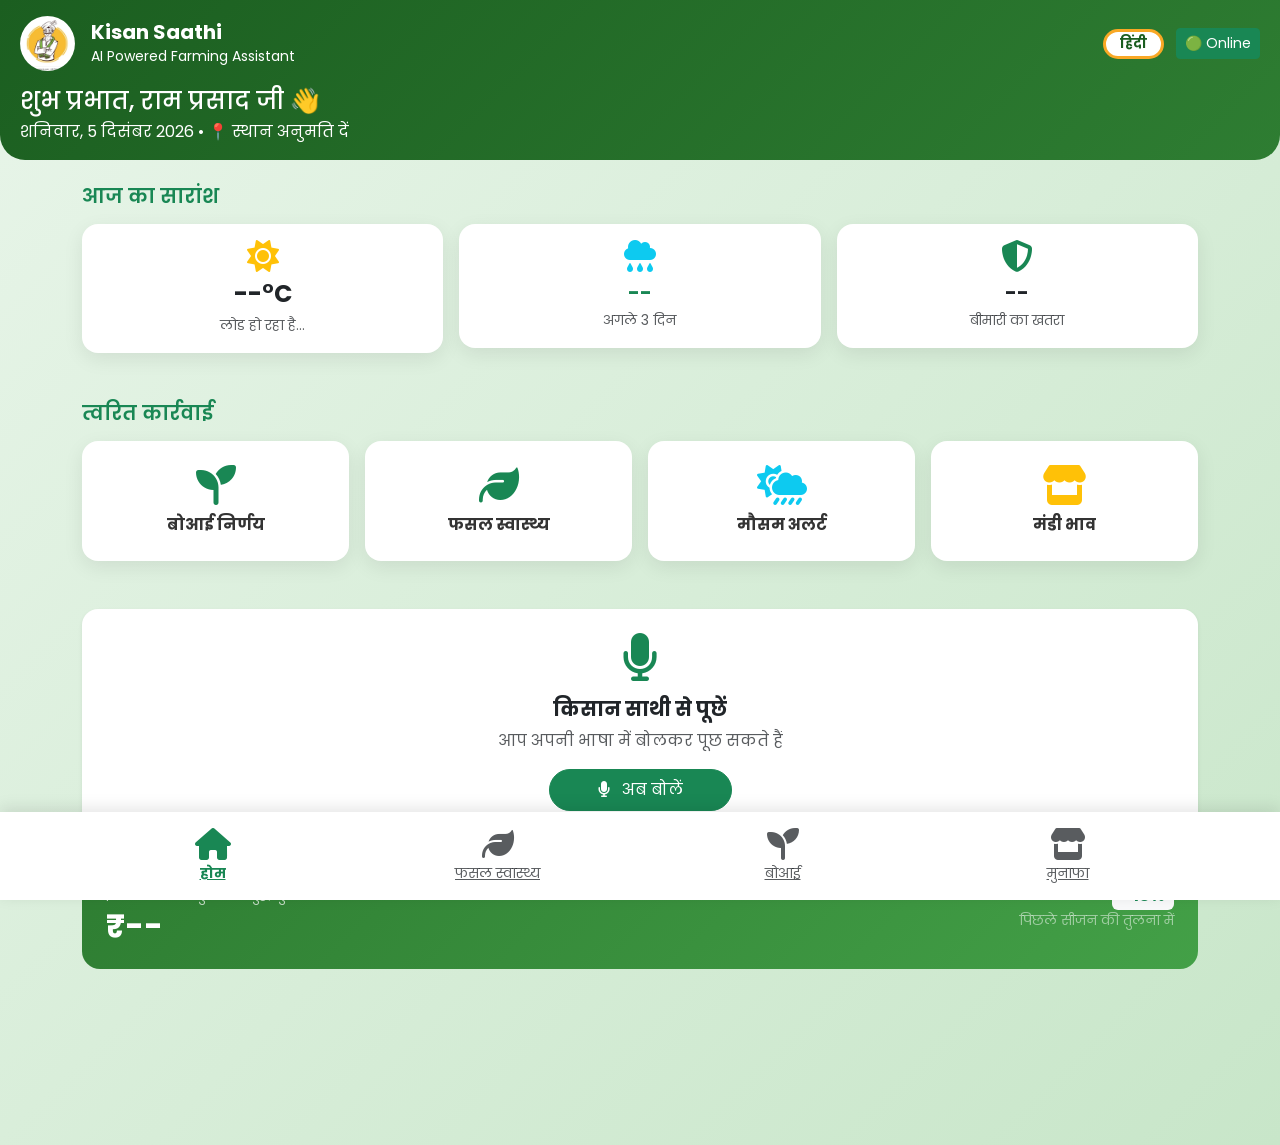
<file: src/main/resources/static/index.html>
<!DOCTYPE html>
<html lang="hi">
<head>
  <meta charset="UTF-8">
  <meta name="viewport" content="width=device-width, initial-scale=1.0">
  <title>Kisan Saathi - Dashboard</title>
  <link href="https://cdn.jsdelivr.net/npm/bootstrap@5.3.3/dist/css/bootstrap.min.css" rel="stylesheet">
  <link rel="stylesheet" href="https://cdnjs.cloudflare.com/ajax/libs/font-awesome/6.5.1/css/all.min.css">
  <link href="https://fonts.googleapis.com/css2?family=Poppins:wght@400;500;600;700&display=swap" rel="stylesheet">
  
  <style>
    /* ===== BASE VARIABLES (translator.css merged) ===== */
    :root {
      --primary-green: #1b5e20;
      --light-green: #4caf50;
      --dark-green: #1b5e20;
      --medium-green: #2e7d32;
      --gold: #f9a825;
    }
    * { font-family: 'Poppins', sans-serif; }
    body {
      background: linear-gradient(135deg, #e8f5e9, #c8e6c9);
      min-height: 100vh;
      padding-bottom: 80px;
      box-sizing: border-box;
    }
    .header {
      background: linear-gradient(135deg, #1b5e20, #2e7d32);
      color: white;
      padding: 1rem 20px;
      border-radius: 0 0 25px 25px;
    }
    .summary-card { background: white; border-radius: 16px; box-shadow: 0 6px 20px rgba(0,0,0,0.08); }
    .profit-card { background: linear-gradient(135deg, #2e7d32, #43a047); color: white; border-radius: 18px; }
    .bottom-nav { position: fixed; bottom: 0; left: 0; right: 0; background: white; box-shadow: 0 -4px 15px rgba(0,0,0,0.1); z-index: 1000; }
    .quick-action { background: white; border-radius: 16px; padding: 18px 12px; text-align: center; box-shadow: 0 6px 20px rgba(0,0,0,0.08); transition: all 0.3s; }
    .quick-action:hover { transform: translateY(-5px); }

    /* ===== translator.css — lang toggle button ===== */
    .lang-toggle {
      background: white;
      color: var(--dark-green);
      border: 3px solid var(--gold);
      border-radius: 50px;
      padding: 2px 14px;
      font-weight: 700;
      font-size: 0.85rem;
      cursor: pointer;
      transition: all 0.3s;
    }
    .lang-toggle:hover {
      background: var(--gold);
      color: white;
      transform: scale(1.05);
    }

    /* ===== translator.css — quick-action cards (original white style) ===== */
    .gradient-card {
      background: white;
      color: #333;
      border-radius: 16px;
      min-height: 120px;
      display: flex;
      flex-direction: column;
      justify-content: center;
      align-items: center;
      padding: 18px 12px;
      text-align: center;
      box-shadow: 0 6px 20px rgba(0,0,0,0.08);
      transition: all 0.3s;
      text-decoration: none;
    }
    .gradient-card:hover { transform: translateY(-5px); color: #333; }
    .gradient-card i { font-size: 2.5rem; margin-bottom: 8px; }
    .gradient-card strong { font-size: 1rem; font-weight: 700; }
  </style>
</head>
<body>

  <!-- Header -->
  <div class="header">
    <div class="d-flex align-items-center justify-content-between">
      <div class="d-flex align-items-center gap-3">
        <img src="images/kisanlogo2.webp" alt="Logo" width="55" height="55" style="border-radius:50%;">
        <div>
          <h5 class="mb-0 fw-bold">Kisan Saathi</h5>
          <small>AI Powered Farming Assistant</small>
        </div>
      </div>
      <div>
        <button id="lang-btn" onclick="toggleLanguage()" class="lang-toggle me-2">हिंदी</button>
        <button id="statusBtn" class="btn btn-success btn-sm">🟢 Online</button>
      </div>
    </div>
    <div class="mt-3">
      <h4 class="greeting mb-1" id="greeting">नमस्ते, राम प्रसाद जी 👋</h4>
      <p class="mb-0 opacity-90" id="date-location">लोड हो रहा है...</p>
    </div>
  </div>

  <div class="container mt-4 pb-5 mb-4">
    <h5 class="fw-semibold text-success mb-3" id="summary-title">आज का सारांश</h5>
    <div class="row g-3 mb-5">
      <div class="col-4">
        <div class="summary-card p-3 text-center">
          <i class="fas fa-sun fa-2x text-warning mb-2"></i>
          <h4 class="fw-bold mb-1" id="temp">--°C</h4>
          <small class="text-muted" id="weather-desc">लोड हो रहा है...</small>
        </div>
      </div>
      <div class="col-4">
        <div class="summary-card p-3 text-center">
          <i class="fas fa-cloud-rain fa-2x text-info mb-2"></i>
          <h5 class="fw-bold text-success mb-1" id="rain-info">--</h5>
          <small class="text-muted" id="rain-sub">अगले 3 दिन</small>
        </div>
      </div>
      <div class="col-4">
        <div class="summary-card p-3 text-center">
          <i class="fas fa-shield-alt fa-2x text-success mb-2"></i>
          <h5 class="fw-bold mb-1" id="risk-level">--</h5>
          <small class="text-muted" id="risk-sub">बीमारी का खतरा</small>
        </div>
      </div>
    </div>

    <!-- Quick Actions -->
    <h5 class="fw-semibold text-success mb-3" id="quick-title">त्वरित कार्रवाई</h5>
    <div class="row g-3 mb-5">
      <div class="col-6 col-sm-3">
        <a href="sowing.html" class="gradient-card text-decoration-none d-flex">
          <i class="fas fa-seedling fa-3x text-success"></i>
          <strong id="sowing-text">बोआई निर्णय</strong>
        </a>
      </div>
      <div class="col-6 col-sm-3">
        <a href="crop-health.html" class="gradient-card text-decoration-none d-flex">
          <i class="fas fa-leaf fa-3x text-success"></i>
          <strong id="crop-text">फसल स्वास्थ्य</strong>
        </a>
      </div>
      <div class="col-6 col-sm-3">
        <a href="weather.html" class="gradient-card text-decoration-none d-flex">
          <i class="fas fa-cloud-sun-rain fa-3x text-info"></i>
          <strong id="weather-text">मौसम अलर्ट</strong>
        </a>
      </div>
      <div class="col-6 col-sm-3">
        <a href="profit.html" class="gradient-card text-decoration-none d-flex">
          <i class="fas fa-store fa-3x text-warning"></i>
          <strong id="profit-text">मंडी भाव</strong>
        </a>
      </div>
    </div>

    <!-- Voice Assistant -->
    <div class="p-4 mb-4 text-center bg-white rounded-4 shadow-sm">
      <i class="fas fa-microphone fa-3x text-success mb-3"></i>
      <h5 class="fw-bold" id="voice-title">किसान साथी से पूछें</h5>
      <p class="text-muted" id="voice-sub">आप अपनी भाषा में बोलकर पूछ सकते हैं</p>
      <a href="voice.html" class="btn btn-success rounded-pill px-5 py-2">
        <i class="fas fa-microphone me-2"></i> <span id="voice-btn-text">अब बोलें</span>
      </a>
    </div>

    <!-- Profit Overview -->
    <div class="profit-card p-4 mb-4">
      <div class="d-flex justify-content-between align-items-start">
        <div>
          <small class="opacity-75" id="profit-label">इस सीजन में अनुमानित शुद्ध मुनाफा</small>
          <h2 class="fw-bold mb-0" id="expectedProfit">₹--</h2>
        </div>
        <div class="text-end">
          <span class="badge bg-light text-success fs-6" id="profitBadge">+18%</span>
          <small class="d-block text-white-50" id="profit-compare">पिछले सीजन की तुलना में</small>
        </div>
      </div>
    </div>
  </div>

  <!-- Bottom Navigation -->
  <nav class="bottom-nav py-3">
    <div class="container">
      <div class="row text-center">
        <div class="col-3"><a href="#" class="text-success"><i class="fas fa-home fa-2x"></i><small class="d-block fw-bold" id="nav-home">होम</small></a></div>
        <div class="col-3"><a href="crop-health.html" class="text-muted"><i class="fas fa-leaf fa-2x"></i><small class="d-block" id="nav-crop">फसल स्वास्थ्य</small></a></div>
        <div class="col-3"><a href="sowing.html" class="text-muted"><i class="fas fa-seedling fa-2x"></i><small class="d-block" id="nav-sowing">बोआई</small></a></div>
        <div class="col-3"><a href="profit.html" class="text-muted"><i class="fas fa-store fa-2x"></i><small class="d-block" id="nav-profit">मुनाफा</small></a></div>
      </div>
    </div>
  </nav>

  <script>
    // ==================== LOCATION STATE ====================
    let LAT = null;
    let LON = null;
    let userCity = "📍 स्थान लोड हो रहा है...";

    // ==================== WMO Weather Code → Hindi ====================
    function getWeatherDesc(code) {
      const map = {
        0: "साफ आसमान ☀️", 1: "अधिकतर साफ 🌤", 2: "आंशिक बादल ⛅",
        3: "बादल छाए हैं ☁️", 45: "कोहरा 🌫", 48: "जमा देने वाला कोहरा 🌫",
        51: "हल्की बूंदाबांदी 🌦", 53: "मध्यम बूंदाबांदी 🌦", 55: "तेज बूंदाबांदी 🌧",
        61: "हल्की बारिश 🌧", 63: "मध्यम बारिश 🌧", 65: "तेज बारिश 🌧",
        71: "हल्की बर्फबारी 🌨", 73: "मध्यम बर्फबारी 🌨", 75: "तेज बर्फबारी ❄️",
        80: "बौछारें 🌦", 81: "मध्यम बौछारें 🌦", 82: "तेज बौछारें ⛈",
        95: "आंधी-तूफान ⛈", 96: "ओले के साथ तूफान 🌩", 99: "भारी ओले के साथ तूफान 🌩"
      };
      return map[code] || "मौसम जानकारी नहीं";
    }

    // ==================== RAIN SUMMARY (next 3 days) ====================
    function getRainSummary(precipSums) {
      // precipSums[0] = today, [1] = tomorrow, [2] = day after
      const next3 = precipSums.slice(0, 3);
      const total = next3.reduce((a, b) => a + (b || 0), 0);
      const rounded = Math.round(total);

      if (rounded === 0) return { text: "कोई बारिश नहीं", color: "text-success" };
      if (rounded < 10)  return { text: `हल्की बारिश (~${rounded} mm)`, color: "text-info" };
      if (rounded < 30)  return { text: `मध्यम बारिश (~${rounded} mm)`, color: "text-warning" };
      return { text: `भारी बारिश (~${rounded} mm)`, color: "text-danger" };
    }

    // ==================== DISEASE RISK from humidity + rain ====================
    function getDiseaseRisk(humidity, rain3days) {
      // High humidity + rain = fungal disease risk rises
      if (humidity >= 80 && rain3days >= 20) {
        return { label: "उच्च जोखिम", color: "text-danger" };
      } else if (humidity >= 65 || rain3days >= 10) {
        return { label: "मध्यम जोखिम", color: "text-warning" };
      } else {
        return { label: "कम जोखिम", color: "text-success" };
      }
    }

    // ==================== ESTIMATED PROFIT from weather ====================
    // Base: ₹22,000. Adjust ±based on max temp and rain forecast
    function estimateProfit(maxTemp, rain3days) {
      let base = 22000;
      // Heat stress reduces yield
      if (maxTemp >= 40) base -= 4000;
      else if (maxTemp >= 37) base -= 2000;
      // Adequate rain boosts yield
      if (rain3days >= 5 && rain3days <= 25) base += 2000;
      else if (rain3days > 25) base -= 1500; // flooding risk
      // Round to nearest 500
      base = Math.round(base / 500) * 500;

      // Calculate % change vs assumed last season base of ₹18,600
      const lastSeason = 18600;
      const pct = Math.round(((base - lastSeason) / lastSeason) * 100);
      const sign = pct >= 0 ? "+" : "";
      return { amount: base, badge: `${sign}${pct}%`, positive: pct >= 0 };
    }

    // ==================== DATE & GREETING (language-aware) ====================
    function updateDateAndGreeting() {
      const now = new Date();
      const locale = currentLang === 'hi' ? 'hi-IN' : 'en-IN';
      const options = { weekday: 'long', year: 'numeric', month: 'long', day: 'numeric' };
      const dateStr = now.toLocaleDateString(locale, options);

      const hour = now.getHours();
      const t = translations[currentLang];
      let greetingPrefix = t['greeting-prefix-day'];
      if (hour < 12) greetingPrefix = t['greeting-prefix-morning'];
      else if (hour >= 17) greetingPrefix = t['greeting-prefix-evening'];

      document.getElementById('greeting').innerHTML =
        `${greetingPrefix}, ${t['greeting-suffix']}`;
      document.getElementById('date-location').innerHTML =
        `${dateStr} • ${userCity}`;
    }

    // ==================== STATUS ====================
    function updateStatus() {
      const btn = document.getElementById('statusBtn');
      if (navigator.onLine) {
        btn.className = "btn btn-success btn-sm";
        btn.innerHTML = "🟢 Online";
      } else {
        btn.className = "btn btn-danger btn-sm";
        btn.innerHTML = "🔴 Offline";
      }
    }

    // ==================== CITY NAME via BigDataCloud ====================
    // Uses GPS coordinates → Open-Meteo's /v1/search to find nearest city name
    async function getCityFromCoords(lat, lon) {
      try {
        // Reverse geocode using Big Data Cloud (free, accurate, no API key)
        const res = await fetch(
          `https://api.bigdatacloud.net/data/reverse-geocode-client?latitude=${lat}&longitude=${lon}&localityLanguage=hi`
        );
        const data = await res.json();
        // Returns: city, principalSubdivision (state)
        const city  = data.city || data.locality || data.localityInfo?.administrative?.[3]?.name || "";
        const state = data.principalSubdivision || "";
        if (city && state) return `${city}, ${state}`;
        if (city) return city;
        return "📍 आपका स्थान";
      } catch (e) {
        return "📍 आपका स्थान";
      }
    }

    // ==================== RENDER WEATHER DATA ====================
    function renderWeather(d) {
      document.getElementById('temp').textContent = d.temp + "°C";
      document.getElementById('weather-desc').textContent = getWeatherDesc(d.weatherCode);

      const rain = getRainSummary(d.precipSums || []);
      const rainEl = document.getElementById('rain-info');
      rainEl.textContent = rain.text;
      rainEl.className   = `fw-bold mb-1 ${rain.color}`;

      const risk = getDiseaseRisk(d.humidity, d.rain3days);
      const riskEl = document.getElementById('risk-level');
      riskEl.textContent = risk.label;
      riskEl.className   = `fw-bold mb-1 ${risk.color}`;

      const profit = estimateProfit(d.maxTemp, d.rain3days);
      document.getElementById('expectedProfit').textContent = `₹${profit.amount.toLocaleString('hi-IN')}`;
      const badgeEl = document.getElementById('profitBadge');
      badgeEl.textContent = profit.badge;
      badgeEl.className   = `badge bg-light fs-6 ${profit.positive ? 'text-success' : 'text-danger'}`;
    }

    // ==================== FETCH & RENDER WEATHER ====================
    async function loadWeather() {
      try {
        const res = await fetch(
          `https://api.open-meteo.com/v1/forecast?latitude=${LAT}&longitude=${LON}` +
          `&current=temperature_2m,relative_humidity_2m,weather_code` +
          `&daily=temperature_2m_max,precipitation_sum` +
          `&timezone=Asia/Kolkata&forecast_days=3`
        );
        const data = await res.json();

        const temp        = Math.round(data.current.temperature_2m);
        const humidity    = Math.round(data.current.relative_humidity_2m);
        const weatherCode = data.current.weather_code;
        const maxTemp     = Math.round(data.daily.temperature_2m_max[0]);
        const precipSums  = data.daily.precipitation_sum;
        const rain3days   = (precipSums || []).reduce((a, b) => a + (b || 0), 0);

        const weatherObj = { temp, humidity, weatherCode, maxTemp, precipSums, rain3days };

        // Save latest fetched data for offline use
        localStorage.setItem('dashboardWeather', JSON.stringify(weatherObj));

        renderWeather(weatherObj);

      } catch (err) {
        console.warn('Weather fetch failed — loading cached data:', err);
        // Offline: show last saved data
        const cached = localStorage.getItem('dashboardWeather');
        if (cached) {
          renderWeather(JSON.parse(cached));
          // Show offline badge
          document.getElementById('offline-weather-badge').style.display = 'block';
        } else {
          document.getElementById('temp').textContent         = "N/A";
          document.getElementById('weather-desc').textContent = "उपलब्ध नहीं";
          document.getElementById('rain-info').textContent    = "उपलब्ध नहीं";
          document.getElementById('risk-level').textContent   = "उपलब्ध नहीं";
          document.getElementById('expectedProfit').textContent = "₹--";
        }
      }
    }

    // ==================== TRANSLATOR (translator.js merged) ====================
    let currentLang = 'hi';

    const translations = {
      hi: {
        'lang-btn':       'हिंदी',
        'summary-title':  'आज का सारांश',
        'rain-info':      'कोई बारिश नहीं',
        'rain-sub':       'अगले 3 दिन',
        'risk-level': 'कम जोखिम',
        'risk-sub':       'बीमारी का खतरा',
        'quick-title':    'त्वरित कार्रवाई',
        'sowing-text':    'बोआई निर्णय',
        'crop-text':      'फसल स्वास्थ्य',
        'weather-text':   'मौसम अलर्ट',
        'profit-text':    'मंडी भाव',
        'voice-title':    'किसान साथी से पूछें',
        'voice-sub':      'आप अपनी भाषा में बोलकर पूछ सकते हैं',
        'voice-btn-text': 'अब बोलें',
        'profit-label':   'इस सीजन में अनुमानित शुद्ध मुनाफा',
        'profit-compare': 'पिछले सीजन की तुलना में',
        'nav-home':       'होम',
        'nav-crop':       'फसल स्वास्थ्य',
        'nav-sowing':     'बोआई',
        'nav-profit':     'मुनाफा',
        'greeting-prefix-morning': 'शुभ प्रभात',
        'greeting-prefix-day':     'नमस्ते',
        'greeting-prefix-evening': 'शुभ संध्या',
        'greeting-suffix':         'राम प्रसाद जी 👋',
      },
      en: {
        'lang-btn':       'ENGLISH',
                'risk-level': 'Low Risk',
                'rain-info':      'There Is No Rain',
        'summary-title':  "Today's Summary",
        'rain-sub':       'Next 3 days',
        'risk-sub':       'Disease Risk',
        'quick-title':    'Quick Actions',
        'sowing-text':    'Sowing Decision',
        'crop-text':      'Crop Health',
        'weather-text':   'Weather Alert',
        'profit-text':    'Market Price',
        'voice-title':    'Ask Kisan Saathi',
        'voice-sub':      'Speak in your language',
        'voice-btn-text': 'Speak Now',
        'profit-label':   'Estimated Net Profit This Season',
        'profit-compare': 'Compared to last season',
        'nav-home':       'Home',
        'nav-crop':       'Crop Health',
        'nav-sowing':     'Sowing',
        'nav-profit':     'Profit',
        'greeting-prefix-morning': 'Good Morning',
        'greeting-prefix-day':     'Hello',
        'greeting-prefix-evening': 'Good Evening',
        'greeting-suffix':         'Ram Prasad Ji 👋',
      }
    };

    function toggleLanguage() {
      currentLang = currentLang === 'hi' ? 'en' : 'hi';
      applyTranslations();
      // Re-render greeting with correct language
      updateDateAndGreeting();
      // Save preference
      localStorage.setItem('kisanLang', currentLang);
    }

    function applyTranslations() {
      const t = translations[currentLang];
      Object.keys(t).forEach(id => {
        if (id.startsWith('greeting-')) return; // handled by updateDateAndGreeting
        const el = document.getElementById(id);
        if (el) el.textContent = t[id];
      });
      // Update html lang attribute
      document.documentElement.lang = currentLang === 'hi' ? 'hi' : 'en';
    }

    function loadLanguage() {
      const saved = localStorage.getItem('kisanLang');
      if (saved) { currentLang = saved; applyTranslations(); }
    }

    // ==================== INITIALIZE ====================
    window.addEventListener('load', () => {
      loadLanguage();       // ← translator.js: restore saved language
      updateDateAndGreeting();
      updateStatus();
      setInterval(updateDateAndGreeting, 60000);
      window.addEventListener('online',  updateStatus);
      window.addEventListener('offline', updateStatus);

      if (!navigator.geolocation) {
        // No GPS support — use cached or show error
        const cachedLoc = localStorage.getItem('userLocation');
        if (cachedLoc) {
          const loc = JSON.parse(cachedLoc);
          LAT = loc.LAT; LON = loc.LON; userCity = loc.userCity;
          updateDateAndGreeting();
          loadWeather();
        } else {
          userCity = "GPS उपलब्ध नहीं";
          updateDateAndGreeting();
        }
        return;
      }

      navigator.geolocation.getCurrentPosition(
        // ✅ GPS SUCCESS
        async (pos) => {
          LAT = pos.coords.latitude;
          LON = pos.coords.longitude;

          // Get accurate city name using BigDataCloud (GPS-based, not IP-based)
          userCity = await getCityFromCoords(LAT, LON);

          // Save location for offline use
          localStorage.setItem('userLocation', JSON.stringify({ LAT, LON, userCity }));

          updateDateAndGreeting();
          loadWeather();
        },

        // ❌ GPS DENIED/FAILED — use localStorage cache only
        (err) => {
          console.warn('GPS denied:', err.message);
          const cachedLoc = localStorage.getItem('userLocation');
          if (cachedLoc) {
            const loc = JSON.parse(cachedLoc);
            LAT = loc.LAT; LON = loc.LON; userCity = loc.userCity;
            updateDateAndGreeting();
            loadWeather();
          } else {
            // No cache, no GPS — show message, load no weather
            userCity = "📍 स्थान अनुमति दें";
            updateDateAndGreeting();
          }
        },
        { timeout: 10000, maximumAge: 5 * 60 * 1000 } // accept 5-min old GPS fix
      );
    });
  </script>
  <!-- Offline Weather Badge -->
  <div id="offline-weather-badge" class="position-fixed bottom-0 start-50 translate-middle-x bg-warning text-dark px-4 py-2 rounded-pill mb-5 shadow" style="display:none;">
    🔴 ऑफलाइन — पिछला सहेजा मौसम डेटा
  </div>

</body>
</html>
</file>
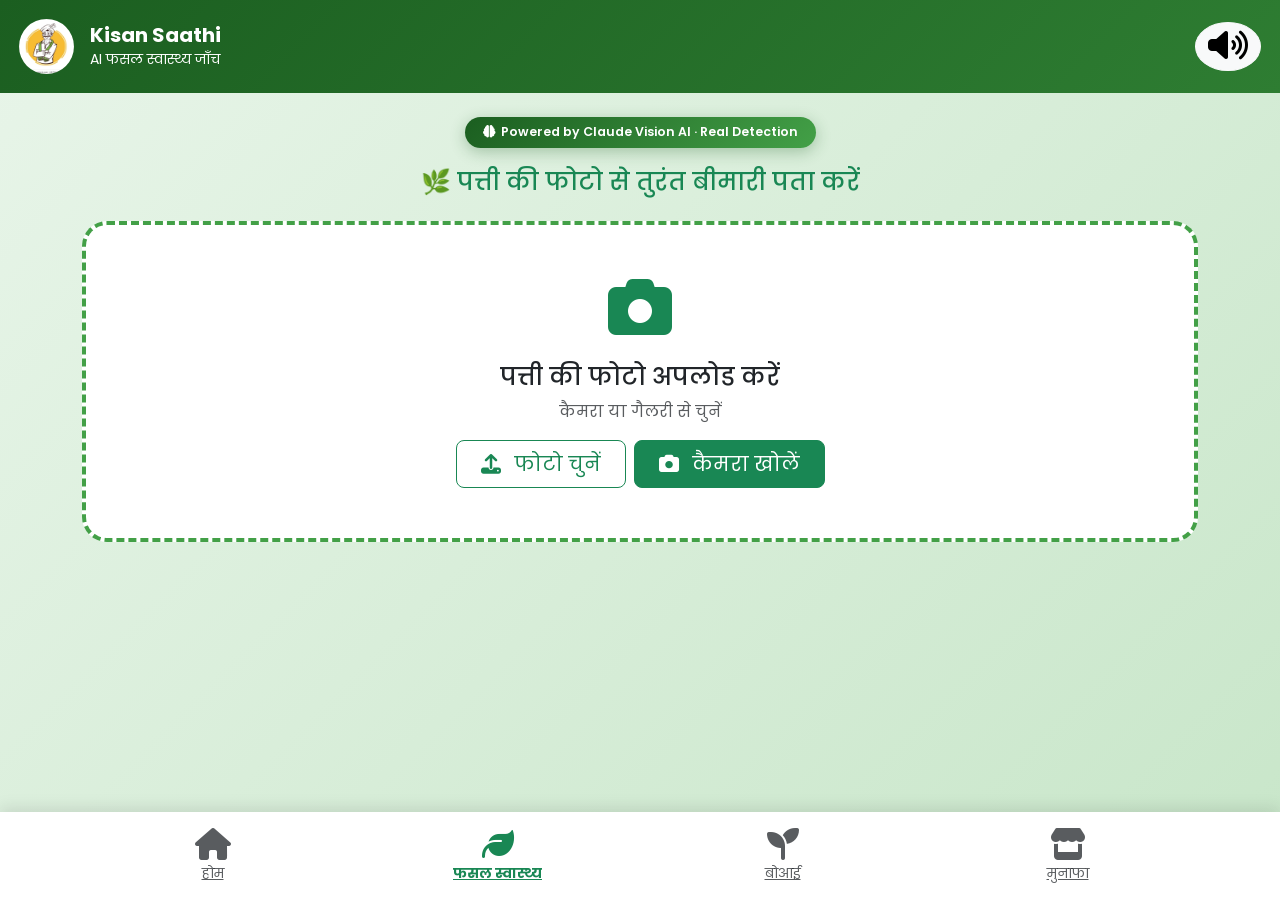
<file: src/main/resources/static/crop-health.html>
<!DOCTYPE html>
<html lang="hi">
<head>
  <meta charset="UTF-8">
  <meta name="viewport" content="width=device-width, initial-scale=1.0">
  <title>🌿 फसल स्वास्थ्य जाँच - Kisan Saathi</title>
  <link href="https://cdn.jsdelivr.net/npm/bootstrap@5.3.3/dist/css/bootstrap.min.css" rel="stylesheet">
  <link rel="stylesheet" href="https://cdnjs.cloudflare.com/ajax/libs/font-awesome/6.5.1/css/all.min.css">
  <link href="https://fonts.googleapis.com/css2?family=Poppins:wght@400;500;600;700&display=swap" rel="stylesheet">
  
  <style>
    :root { --primary-green: #1b5e20; --light-green: #4caf50; }
    * { font-family: 'Poppins', sans-serif; }
    body { background: linear-gradient(135deg, #e8f5e9, #c8e6c9); min-height: 100vh; }
    .header { background: linear-gradient(135deg, #1b5e20, #2e7d32); color: white; padding: 1.2rem; }
    .upload-area { 
      border: 4px dashed #43a047; 
      border-radius: 25px; 
      padding: 50px 20px; 
      text-align: center; 
      cursor: pointer; 
      transition: all 0.4s; 
      background: white; 
    }
    .upload-area:hover { background: #f1f8e9; border-color: #2e7d32; transform: scale(1.02); }
    .preview-img { max-height: 340px; border-radius: 20px; box-shadow: 0 10px 30px rgba(0,0,0,0.15); }
    .scanning { animation: scanPulse 2s linear infinite; }
    @keyframes scanPulse { 0%,100% { opacity: 1; } 50% { opacity: 0.6; } }
    .result-card { background: white; border-radius: 20px; box-shadow: 0 10px 30px rgba(0,0,0,0.1); }
    .offline-badge { position: fixed; top: 15px; left: 15px; z-index: 1001; }
    .bottom-nav { position: fixed; bottom: 0; left: 0; right: 0; background: white; box-shadow: 0 -4px 15px rgba(0,0,0,0.1); z-index: 1000; }

    .ai-real-badge {
      background: linear-gradient(135deg, #1b5e20, #43a047);
      color: white;
      border-radius: 50px;
      padding: 6px 18px;
      font-size: 0.78rem;
      font-weight: 600;
      display: inline-flex;
      align-items: center;
      gap: 6px;
      margin-bottom: 12px;
      box-shadow: 0 4px 15px rgba(27,94,32,0.3);
      animation: glow 2s ease-in-out infinite alternate;
    }
    @keyframes glow {
      from { box-shadow: 0 4px 15px rgba(27,94,32,0.3); }
      to   { box-shadow: 0 4px 25px rgba(67,160,71,0.6); }
    }

    .scan-line {
      position: absolute;
      width: 100%;
      height: 3px;
      background: linear-gradient(90deg, transparent, #43a047, transparent);
      animation: scanLine 2s linear infinite;
      top: 0; left: 0;
    }
    @keyframes scanLine {
      0%   { top: 0%; }
      100% { top: 100%; }
    }
    .img-scan-wrapper {
      position: relative;
      display: inline-block;
      border-radius: 20px;
      overflow: hidden;
    }

    .confidence-bar-wrap { background: #e8f5e9; border-radius: 20px; height: 14px; width: 100%; }
    .confidence-bar-fill { height: 14px; border-radius: 20px; background: linear-gradient(90deg, #43a047, #1b5e20); transition: width 1.8s ease; }

    .step-badge {
      width: 32px; height: 32px; border-radius: 50%;
      background: #1b5e20; color: white;
      display: inline-flex; align-items: center; justify-content: center;
      font-weight: 700; font-size: 0.85rem; margin-right: 8px;
    }

    .tip-card {
      background: #f8fff8;
      border-left: 4px solid #43a047;
      border-radius: 10px;
      padding: 12px 16px;
      margin-bottom: 10px;
      font-size: 0.93rem;
    }
    .tip-card.prevention { border-left-color: #1b5e20; }

    .loading-step { opacity: 0.4; transition: opacity 0.5s; font-size: 0.9rem; }
    .loading-step.active { opacity: 1; color: #1b5e20; font-weight: 600; }
    .loading-step.done { opacity: 0.6; text-decoration: line-through; color: #888; }

    .error-box { background: #fff3f3; border: 2px solid #e53935; border-radius: 16px; padding: 20px; }
    
    .tech-table td { padding: 6px 12px; font-size: 0.88rem; }
    .tech-table tr:nth-child(even) td { background: #f1f8e9; }
  </style>
</head>
<body>

  <div id="offlineBadge" class="offline-badge badge bg-danger d-none">🔴 ऑफलाइन मोड</div>

  <div class="header">
    <div class="d-flex align-items-center justify-content-between">
      <div class="d-flex align-items-center gap-3">
        <img src="images/kisanlogo2.webp" alt="Logo" width="55" height="55" style="border-radius:50%;">
        <div>
          <h5 class="mb-0 fw-bold">Kisan Saathi</h5>
          <small>AI फसल स्वास्थ्य जाँच</small>
        </div>
      </div>
      <button onclick="toggleSpeech()" id="voiceBtn" class="btn btn-light rounded-circle bg-light">
        <i class="fas fa-volume-up fa-2x"></i>
      </button>
    </div>
  </div>

  <div class="container mt-4 pb-5">

    <div class="text-center mb-2">
      <span class="ai-real-badge">
        <i class="fas fa-brain"></i> Powered by Claude Vision AI · Real Detection
      </span>
    </div>

    <h4 class="text-center text-success mb-4">🌿 पत्ती की फोटो से तुरंत बीमारी पता करें</h4>

    <!-- Upload Area -->
    <div id="uploadArea" class="upload-area mb-4">
      <i class="fas fa-camera fa-4x text-success mb-4"></i>
      <h4>पत्ती की फोटो अपलोड करें</h4>
      <p class="text-muted">कैमरा या गैलरी से चुनें</p>
      <input type="file" id="imageInput" accept="image/*" capture="environment" style="display:none;">
      <div class="d-flex gap-2 justify-content-center flex-wrap mt-3">
        <button onclick="document.getElementById('imageInput').click()" class="btn btn-outline-success btn-lg px-4">
          <i class="fas fa-upload me-2"></i> फोटो चुनें
        </button>
        <button onclick="openCamera()" class="btn btn-success btn-lg px-4">
          <i class="fas fa-camera me-2"></i> कैमरा खोलें
        </button>
      </div>
    </div>

    <!-- Preview Area -->
    <div id="previewArea" class="text-center mb-4" style="display:none;">
      <div class="img-scan-wrapper mb-4">
        <img id="preview" class="preview-img img-fluid">
      </div>
      <p class="text-muted small mb-3">फोटो तैयार है — AI विश्लेषण के लिए तैयार</p>
      <div class="d-flex gap-2 justify-content-center flex-wrap">
        <button onclick="analyzeImage()" class="btn btn-success btn-lg px-5 py-3">
          <i class="fas fa-brain me-2"></i> AI से जाँच करें
        </button>
        <button onclick="resetPage()" class="btn btn-outline-secondary btn-lg px-4 py-3">
          <i class="fas fa-redo me-2"></i> बदलें
        </button>
      </div>
    </div>

    <!-- Loading Area -->
    <div id="loadingArea" class="text-center py-5" style="display:none;">
      <div class="img-scan-wrapper mb-4" style="width:fit-content; margin:auto;">
        <img id="loadingPreview" class="preview-img img-fluid" style="max-height:200px;">
        <div class="scan-line"></div>
      </div>
      <div class="spinner-border text-success mb-3" style="width: 3.5rem; height: 3.5rem;"></div>
      <h5 class="scanning text-success fw-bold">Claude Vision AI विश्लेषण कर रहा है...</h5>

      <div class="mt-4 text-start mx-auto" style="max-width:320px;">
        <div class="loading-step active" id="step1"><i class="fas fa-image me-2"></i> फोटो सर्वर को भेजी जा रही है...</div>
        <div class="loading-step mt-2" id="step2"><i class="fas fa-microscope me-2"></i> पत्ती का टेक्स्चर स्कैन...</div>
        <div class="loading-step mt-2" id="step3"><i class="fas fa-dna me-2"></i> रोग पैटर्न पहचान...</div>
        <div class="loading-step mt-2" id="step4"><i class="fas fa-prescription-bottle-alt me-2"></i> उपचार सुझाव तैयार...</div>
      </div>
    </div>

    <!-- Result Area -->
    <div id="resultArea" class="result-card p-4" style="display:none;">
      <div class="text-center mb-3">
        <span class="ai-real-badge"><i class="fas fa-check-circle"></i> Claude Vision AI — Analysis Complete</span>
      </div>
      <h4 class="text-center mb-4 text-success">🧪 AI डायग्नोसिस रिपोर्ट</h4>

      <div class="alert alert-danger text-center fs-5 fw-bold" id="diseaseName"></div>

      <div class="row text-center mb-4">
        <div class="col-6">
          <strong class="d-block text-muted small mb-1">AI Confidence Score</strong>
          <h2 id="confidence" class="text-success fw-bold mb-1"></h2>
          <div class="confidence-bar-wrap">
            <div class="confidence-bar-fill" id="confidenceBar" style="width:0%"></div>
          </div>
        </div>
        <div class="col-6">
          <strong class="d-block text-muted small mb-1">बीमारी की गंभीरता</strong>
          <div id="severity" class="mt-2"></div>
        </div>
      </div>

      <div class="alert alert-light border-success border-2 mb-4" id="aiDescription" style="display:none;">
        <strong class="text-success"><i class="fas fa-robot me-2"></i>Claude AI का विश्लेषण:</strong>
        <p class="mb-0 mt-2" id="aiDescriptionText"></p>
      </div>

      <div class="mt-3">
        <h6 class="text-success fw-bold mb-3"><span class="step-badge">1</span>💊 उपचार</h6>
        <div id="treatment"></div>
      </div>

      <div class="mt-4">
        <h6 class="text-success fw-bold mb-3"><span class="step-badge">2</span>🛡️ बचाव</h6>
        <div id="prevention"></div>
      </div>

      <div id="technicalReport" class="mt-4 border-top pt-3"></div>

      <div class="d-flex gap-2 mt-4 flex-wrap">
        <button onclick="resetPage()" class="btn btn-outline-success flex-grow-1 py-3">
          <i class="fas fa-camera me-2"></i> नई फोटो अपलोड करें
        </button>
        <button onclick="toggleSpeech()" class="btn btn-success flex-grow-1 py-3">
          <i class="fas fa-volume-up me-2"></i> रिपोर्ट सुनें
        </button>
      </div>
    </div>

    <!-- Error Area -->
    <div id="errorArea" class="error-box" style="display:none;">
      <h5 class="text-danger"><i class="fas fa-exclamation-triangle me-2"></i>विश्लेषण में समस्या</h5>
      <p id="errorMessage" class="mb-3"></p>
      <button onclick="retryAnalysis()" class="btn btn-danger me-2">
        <i class="fas fa-redo me-2"></i> फिर से कोशिश करें
      </button>
      <button onclick="useOfflineResult()" class="btn btn-outline-secondary">
        ऑफलाइन मोड में देखें
      </button>
    </div>

  </div>

  <!-- Bottom Navigation -->
  <nav class="bottom-nav py-3">
    <div class="container">
      <div class="row text-center">
        <div class="col-3"><a href="index.html" class="text-muted"><i class="fas fa-home fa-2x"></i><small class="d-block">होम</small></a></div>
        <div class="col-3"><a href="#" class="text-success"><i class="fas fa-leaf fa-2x"></i><small class="d-block fw-bold">फसल स्वास्थ्य</small></a></div>
        <div class="col-3"><a href="sowing.html" class="text-muted"><i class="fas fa-seedling fa-2x"></i><small class="d-block">बोआई</small></a></div>
        <div class="col-3"><a href="profit.html" class="text-muted"><i class="fas fa-store fa-2x"></i><small class="d-block">मुनाफा</small></a></div>
      </div>
    </div>
  </nav>

  <script>
    // ==================== STATE ====================
    let currentImageBase64 = null;
    let currentImageRaw    = null;
    let currentImageMime   = 'image/jpeg';
    let reportText         = "";
    let isSpeaking         = false;
    let lastAnalysisResult = null;

    const BACKEND_URL = "http://localhost:8080";   // ← Change for production

    // ==================== SPEECH ====================
    function cleanForSpeech(text) {
      return text
        .replace(/AI/g, "ए आई")
        .replace(/[\u{1F600}-\u{1F64F}\u{1F300}-\u{1F5FF}\u{1F680}-\u{1F6FF}\u{2600}-\u{26FF}\u{2700}-\u{27BF}]/gu, '')
        .replace(/💊|🛡️|🤖|🔬|🌿|🧪|✅|❗|📍|🔴|🟢/g, '')
        .replace(/\s+/g, ' ')
        .trim();
    }

    function speak(text) {
      if (!('speechSynthesis' in window)) return;
      window.speechSynthesis.cancel();
      const utterance = new SpeechSynthesisUtterance(cleanForSpeech(text));
      utterance.lang = 'hi-IN';
      utterance.rate = 0.89;
      utterance.pitch = 1.0;
      utterance.onend = () => { isSpeaking = false; updateVoiceButton(); };
      speechSynthesis.speak(utterance);
      isSpeaking = true;
      updateVoiceButton();
    }

    function toggleSpeech() {
      if (isSpeaking) {
        window.speechSynthesis.cancel();
        isSpeaking = false;
        updateVoiceButton();
      } else if (reportText) {
        speak(reportText);
      }
    }

    function updateVoiceButton() {
      const btn = document.getElementById('voiceBtn');
      btn.innerHTML = isSpeaking ? `<i class="fas fa-stop fa-2x"></i>` : `<i class="fas fa-volume-up fa-2x"></i>`;
    }

    // ==================== LOADING STEPS ====================
    function animateLoadingSteps() {
      const steps = ['step1','step2','step3','step4'];
      let i = 0;
      const interval = setInterval(() => {
        if (i > 0) {
          document.getElementById(steps[i-1]).classList.remove('active');
          document.getElementById(steps[i-1]).classList.add('done');
        }
        if (i < steps.length) {
          document.getElementById(steps[i]).classList.add('active');
          i++;
        } else {
          clearInterval(interval);
        }
      }, 1600);
      return interval;
    }

    // ==================== MAIN ANALYZE FUNCTION (Backend Call) ====================
    async function analyzeImage() {
      if (!currentImageRaw) return;

      document.getElementById('previewArea').style.display = 'none';
      document.getElementById('loadingArea').style.display = 'block';

      const stepsInterval = animateLoadingSteps();

      try {
        const response = await fetch(`${BACKEND_URL}/api/analysis/detect`, {
          method: 'POST',
          headers: { 'Content-Type': 'application/json' },
          body: JSON.stringify({
            image: currentImageRaw,
            mimeType: currentImageMime || 'image/jpeg'
          })
        });

        if (!response.ok) throw new Error(`HTTP Error: ${response.status}`);

        const result = await response.json();
        clearInterval(stepsInterval);
        renderResult(result);

      } catch (err) {
        clearInterval(stepsInterval);
        console.error("Analysis Error:", err);

        document.getElementById('loadingArea').style.display = 'none';

        if (!navigator.onLine) {
          useOfflineResult();
        } else {
          document.getElementById('errorArea').style.display = 'block';
          document.getElementById('errorMessage').textContent = 
            'Backend से कनेक्ट नहीं हो पा रहा। कृपया सुनिश्चित करें कि Spring Boot सर्वर चल रहा है।';
        }
      }
    }

    // ==================== RENDER RESULT ====================
    function renderResult(result) {
    lastAnalysisResult = result;
    document.getElementById('loadingArea').style.display = 'none';
    document.getElementById('resultArea').style.display = 'block';
    document.getElementById('errorArea').style.display = 'none';

    // Disease Name
    const diseaseName = result.is_healthy 
        ? `✅ ${result.disease_name_hindi || 'स्वस्थ फसल'}`
        : `🤒 ${result.disease_name_hindi || 'अज्ञात रोग'} (${result.disease_name_english || ''})`;
    
    document.getElementById('diseaseName').innerHTML = diseaseName;
    document.getElementById('diseaseName').className = result.is_healthy 
        ? 'alert alert-success text-center fs-5 fw-bold' 
        : 'alert alert-danger text-center fs-5 fw-bold';

    // Confidence
    const conf = result.confidence || 85;
    document.getElementById('confidence').innerHTML = `${conf}%`;
    setTimeout(() => document.getElementById('confidenceBar').style.width = conf + '%', 300);

    // Severity
    document.getElementById('severity').innerHTML = 
        `<span class="badge bg-${result.severity_color || 'warning'} fs-5 px-4 py-2">${result.severity || 'मध्यम'}</span>`;

    // AI Description
    const descEl = document.getElementById('aiDescription');
    if (result.ai_description_hindi) {
        descEl.style.display = 'block';
        document.getElementById('aiDescriptionText').textContent = result.ai_description_hindi;
    } else {
        descEl.style.display = 'none';
    }

    // Treatment
    const treatEl = document.getElementById('treatment');
    treatEl.innerHTML = '';
    if (result.treatment && result.treatment.length > 0) {
        result.treatment.forEach(t => {
            treatEl.innerHTML += `<div class="tip-card">💊 ${t}</div>`;
        });
    } else {
        treatEl.innerHTML = `<div class="tip-card">💊 नीम का तेल 3ml/L पानी में स्प्रे करें</div>`;
    }

    // Prevention
    const prevEl = document.getElementById('prevention');
    prevEl.innerHTML = '';
    if (result.prevention && result.prevention.length > 0) {
        result.prevention.forEach(p => {
            prevEl.innerHTML += `<div class="tip-card prevention">🛡️ ${p}</div>`;
        });
    } else {
        prevEl.innerHTML = `<div class="tip-card prevention">🛡️ फसल को घना न लगाएं, हवा आने दें</div>`;
    }

    // Urgency
    if (result.urgency) {
        treatEl.innerHTML += `<div class="alert alert-warning mt-3 fw-bold">⚠️ ${result.urgency}</div>`;
    }

    // Technical Report (Robust)
    const tech = result.technical || {};
    document.getElementById('technicalReport').innerHTML = `
        <strong class="text-success">🔬 तकनीकी विश्लेषण रिपोर्ट</strong>
        <table class="table tech-table mt-3 rounded overflow-hidden">
          <tbody>
            <tr><td class="fw-bold text-success">टेक्स्चर</td><td>${tech.texture_analysis || '—'}</td></tr>
            <tr><td class="fw-bold text-success">कलर पैटर्न</td><td>${tech.color_pattern || '—'}</td></tr>
            <tr><td class="fw-bold text-success">मॉर्फोलॉजी</td><td>${tech.morphology || '—'}</td></tr>
            <tr><td class="fw-bold text-success">प्रभावित क्षेत्र</td><td>${tech.affected_area_percent ? tech.affected_area_percent + '%' : '—'}</td></tr>
            <tr><td class="fw-bold text-success">विधि</td><td>${tech.analysis_method || 'Claude Vision AI'}</td></tr>
          </tbody>
        </table>
    `;

    // Voice Report (Better)
    reportText = `किसान साथी AI रिपोर्ट। 
    आपकी फसल में ${result.disease_name_hindi || ''} पाया गया। 
    विश्वास ${conf} प्रतिशत। 
    ${result.ai_description_hindi || ''} 
    उपचार: ${(result.treatment || []).join('। ')} 
    बचाव: ${(result.prevention || []).join('। ')}`;

    setTimeout(() => speak(reportText), 800);
}

    // ==================== OFFLINE FALLBACK ====================
    const offlineDiseaseDB = [ /* aapka purana offline DB same rakha hai */ ];

    function useOfflineResult() {
      const r = offlineDiseaseDB[Math.floor(Math.random() * offlineDiseaseDB.length)];
      r.ai_description_hindi = "(ऑफलाइन मोड) " + r.ai_description_hindi;
      renderResult(r);
    }

    function retryAnalysis() {
      document.getElementById('errorArea').style.display = 'none';
      analyzeImage();
    }

    // ==================== IMAGE HANDLING (Rest same as before) ====================
    // ... (aapka pura image handling, camera, drag-drop code same rakha hai)

    document.getElementById('imageInput').addEventListener('change', function(e) {
      const file = e.target.files[0];
      if (file) processImageFile(file);
    });

    function processImageFile(file) {
      currentImageMime = file.type || 'image/jpeg';
      const reader = new FileReader();
      reader.onload = function(event) {
        const dataURL = event.target.result;
        currentImageBase64 = dataURL;
        currentImageRaw = dataURL.split(',')[1];

        document.getElementById('preview').src = dataURL;
        document.getElementById('uploadArea').style.display = 'none';
        document.getElementById('previewArea').style.display = 'block';
      };
      reader.readAsDataURL(file);
    }

    function openCamera() {
      const inp = document.getElementById('imageInput');
      inp.setAttribute('capture', 'environment');
      inp.click();
    }

    // Drag & Drop
    const uploadArea = document.getElementById('uploadArea');
    uploadArea.addEventListener('dragover', e => { e.preventDefault(); uploadArea.style.background = '#f1f8e9'; });
    uploadArea.addEventListener('dragleave', () => uploadArea.style.background = 'white');
    uploadArea.addEventListener('drop', e => {
      e.preventDefault();
      uploadArea.style.background = 'white';
      const file = e.dataTransfer.files[0];
      if (file && file.type.startsWith('image/')) processImageFile(file);
    });

    function resetPage() {
      document.getElementById('resultArea').style.display = 'none';
      document.getElementById('previewArea').style.display = 'none';
      document.getElementById('uploadArea').style.display = 'block';
      document.getElementById('errorArea').style.display = 'none';
      document.getElementById('loadingArea').style.display = 'none';
      document.getElementById('imageInput').value = '';
      currentImageBase64 = null;
      currentImageRaw = null;
      reportText = "";
      if (isSpeaking) window.speechSynthesis.cancel();
      updateVoiceButton();
    }

    // Network Status
    window.addEventListener('online', () => document.getElementById('offlineBadge').classList.add('d-none'));
    window.addEventListener('offline', () => document.getElementById('offlineBadge').classList.remove('d-none'));

    window.addEventListener('load', () => {
      updateVoiceButton();
      if (!navigator.onLine) document.getElementById('offlineBadge').classList.remove('d-none');
    });
  </script>
</body>
</html>
</file>
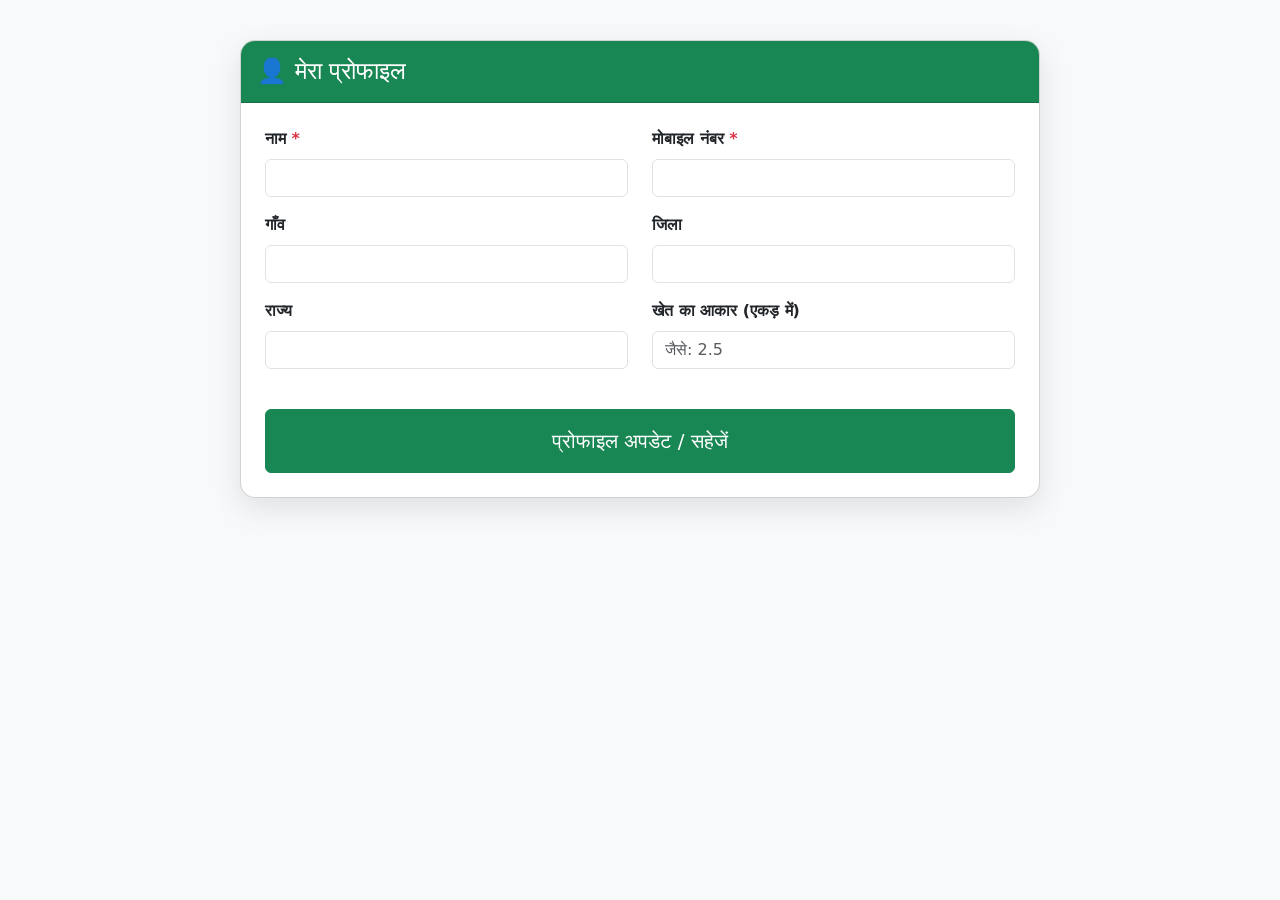
<file: src/main/resources/static/profile.html>
<!DOCTYPE html>
<html lang="hi">
<head>
  <meta charset="UTF-8">
  <meta name="viewport" content="width=device-width, initial-scale=1.0">
  <title>प्रोफाइल - किसान साथी</title>
  <link href="https://cdn.jsdelivr.net/npm/bootstrap@5.3.3/dist/css/bootstrap.min.css" rel="stylesheet">
  <style>
    .profile-card {
      max-width: 800px;
      margin: 40px auto;
      border-radius: 15px;
      overflow: hidden;
      box-shadow: 0 10px 30px rgba(0,0,0,0.1);
    }
    .form-control[readonly] {
      background-color: #f8f9fa;
    }
  </style>
</head>
<body class="bg-light">

  <div class="container">
    <div class="profile-card card">
      <div class="card-header bg-success text-white py-3">
        <h4 class="mb-0">👤 मेरा प्रोफाइल</h4>
      </div>
      <div class="card-body p-4">
        
        <form id="profileForm">
          <div class="row">
            <div class="col-md-6 mb-3">
              <label class="form-label fw-bold">नाम <span class="text-danger">*</span></label>
              <input type="text" class="form-control" id="name" required>
            </div>
            <div class="col-md-6 mb-3">
              <label class="form-label fw-bold">मोबाइल नंबर <span class="text-danger">*</span></label>
              <input type="tel" class="form-control" id="mobileNumber" maxlength="10" required>
            </div>
          </div>

          <div class="row">
            <div class="col-md-6 mb-3">
              <label class="form-label fw-bold">गाँव</label>
              <input type="text" class="form-control" id="village">
            </div>
            <div class="col-md-6 mb-3">
              <label class="form-label fw-bold">जिला</label>
              <input type="text" class="form-control" id="district">
            </div>
          </div>

          <div class="row">
            <div class="col-md-6 mb-3">
              <label class="form-label fw-bold">राज्य</label>
              <input type="text" class="form-control" id="state">
            </div>
            <div class="col-md-6 mb-3">
              <label class="form-label fw-bold">खेत का आकार (एकड़ में)</label>
<input type="number" class="form-control" id="landSize" step="0.01" placeholder="जैसे: 2.5">
            </div>
          </div>

          <button type="submit" class="btn btn-success w-100 mt-4 py-3 fs-5">
            <i class="fas fa-save"></i> प्रोफाइल अपडेट / सहेजें
          </button>
        </form>
      </div>
    </div>
  </div>

<!-- ... (baaki head aur style same rahega) ... -->

<script>
    let currentMobile = ""; 

    async function loadProfile() {
      document.getElementById('mobileNumber').value = currentMobile;
    }

    document.getElementById('profileForm').addEventListener('submit', async function(e) {
      e.preventDefault();

      // 1. Data Object taiyar karna
      const farmerData = {
            name: document.getElementById('name').value.trim(),
            mobileNumber: document.getElementById('mobileNumber').value.trim(),
            village: document.getElementById('village').value.trim(),
            district: document.getElementById('district').value.trim(),
            state: document.getElementById('state').value.trim(),
            landSize: document.getElementById('landSize').value ? parseFloat(document.getElementById('landSize').value) : null
        };

      // 2. Validation
      if (!farmerData.mobileNumber || farmerData.mobileNumber.length !== 10) {
        alert("❌ सही मोबाइल नंबर डालें (10 अंक)");
        return;
      }

      try {
        // 3. API Call (Pura URL aur Sahi Variable name 'farmerData')
        const response = await fetch('http://localhost:8080/api/profile', { 
             method: 'POST',
             headers: {
              'Content-Type': 'application/json'
             },
             body: JSON.stringify(farmerData) // ← Pehle yahan 'formData' tha jo galat tha
        });

        if (response.ok) {
          alert("✅ प्रोफाइल सफलतापूर्वक सहेज लिया गया!");
        } else {
          // Extra detail ke liye console check karein
          const errorData = await response.text();
          console.error("Server Error:", errorData);
          alert("❌ कुछ गड़बड़ हुई: " + response.status);
        }
      } catch (err) {
        console.error("Connection Error:", err);
        alert("Server से कनेक्शन नहीं हो पा रहा। कृपया पक्का करें कि Spring Boot Run हो रहा है।");
      }
    });

    window.onload = loadProfile;
</script>
</body>
</html>
</file>
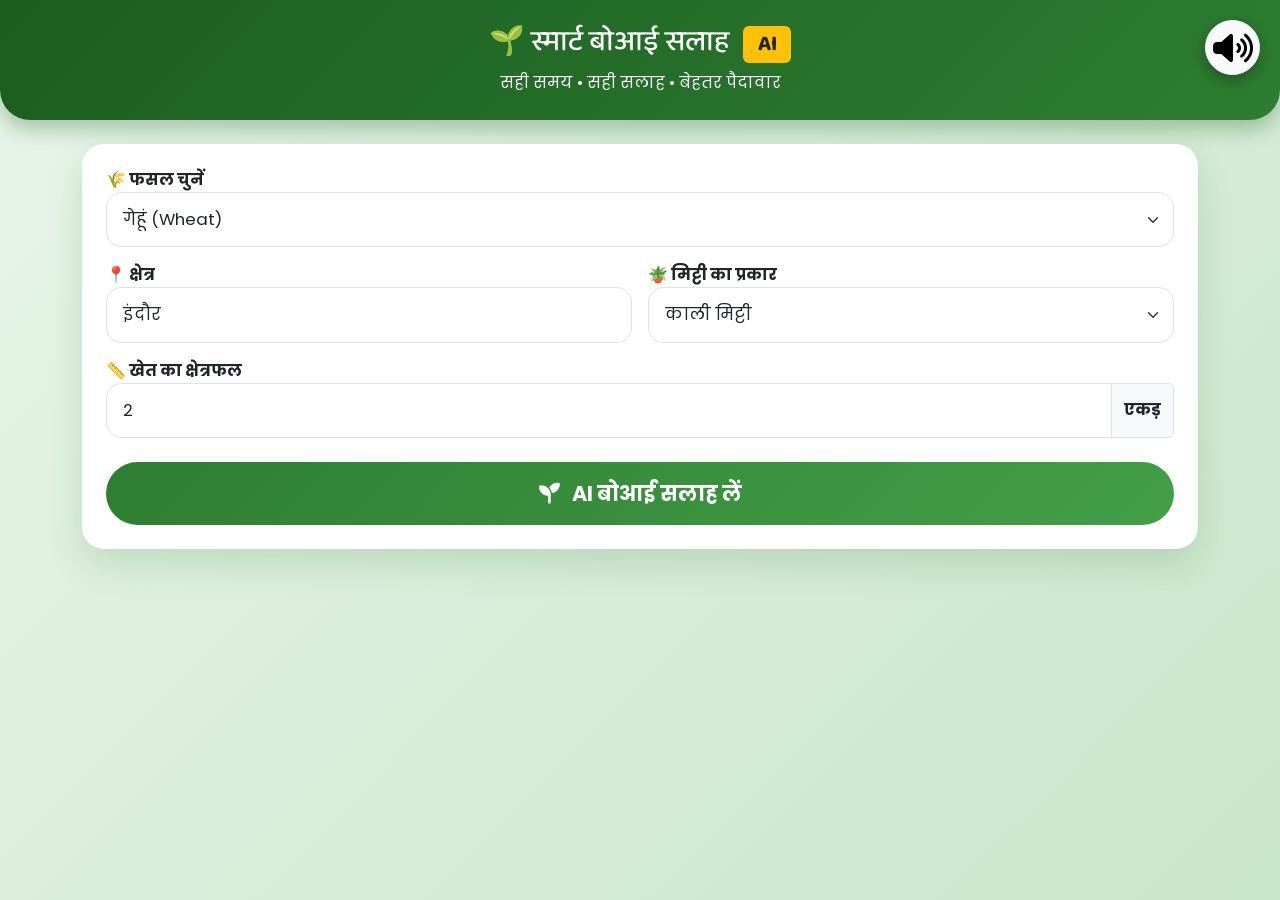
<file: src/main/resources/static/sowing.html>
<!DOCTYPE html>
<html lang="hi">
<head>
  <meta charset="UTF-8">
  <meta name="viewport" content="width=device-width, initial-scale=1.0">
  <title>🌱 स्मार्ट बोआई सलाह - Kisan Saathi</title>
  <link href="https://cdn.jsdelivr.net/npm/bootstrap@5.3.3/dist/css/bootstrap.min.css" rel="stylesheet">
  <link rel="stylesheet" href="https://cdnjs.cloudflare.com/ajax/libs/font-awesome/6.5.1/css/all.min.css">
  <link href="https://fonts.googleapis.com/css2?family=Poppins:wght@400;500;600&family=Baloo+2:wght@600;700&display=swap" rel="stylesheet">
  
  <style>
    :root {
      --dark-green: #1b5e20;
      --med-green: #2e7d32;
      --light-green: #43a047;
    }

    body {
      background: linear-gradient(135deg, #e8f5e9, #c8e6c9);
      font-family: 'Poppins', sans-serif;
      min-height: 100vh;
    }

    .header {
      background: linear-gradient(135deg, #1b5e20, #2e7d32);
      color: white;
      padding: 25px 15px;
      text-align: center;
      position: relative;
      border-radius: 0 0 30px 30px;
      box-shadow: 0 10px 20px rgba(27, 94, 32, 0.3);
    }

    .header h2 {
      font-family: 'Baloo 2', sans-serif;
      font-size: 1.8rem;
    }

    .voice-btn {
      position: absolute;
      top: 20px;
      right: 20px;
      width: 55px;
      height: 55px;
      border-radius: 50%;
      display: flex;
      align-items: center;
      justify-content: center;
      box-shadow: 0 5px 15px rgba(0,0,0,0.3);
    }

    .card {
      border-radius: 22px;
      box-shadow: 0 15px 35px rgba(27,94,32,0.15);
      border: none;
    }

    .form-select, .form-control {
      border-radius: 15px;
      padding: 14px 16px;
      font-size: 1.05rem;
    }

    .btn-main {
      background: linear-gradient(135deg, var(--med-green), var(--light-green));
      border: none;
      border-radius: 50px;
      padding: 16px;
      font-size: 1.3rem;
      font-weight: 600;
    }

    .ai-loading {
      display: none;
      text-align: center;
      padding: 50px 20px;
    }
    .ai-loading.active {
      display: block;
    }

    .loader-dots span {
      width: 14px;
      height: 14px;
      border-radius: 50%;
      background: var(--light-green);
      animation: bounce 1.2s infinite ease-in-out;
    }
    .loader-dots span:nth-child(2) { animation-delay: 0.2s; }
    .loader-dots span:nth-child(3) { animation-delay: 0.4s; }
    @keyframes bounce {
      0%, 80%, 100% { transform: scale(0.6); opacity: 0.5; }
      40% { transform: scale(1.3); opacity: 1; }
    }

    .result-header {
      background: linear-gradient(135deg, #f8fff8, #e8f5e9);
      color: var(--dark-green);
      border-radius: 22px 22px 0 0;
      padding: 25px;
      text-align: center;
    }

    .tip-item {
      padding: 12px 0;
      border-bottom: 1px solid #eee;
    }
    .tip-item:last-child { border-bottom: none; }
  </style>
</head>
<body>

  <div class="header">
    <h2>🌱 स्मार्ट बोआई सलाह <span class="badge bg-warning text-dark ms-2">AI</span></h2>
    <p class="mb-0">सही समय • सही सलाह • बेहतर पैदावार</p>
    
    <button onclick="toggleSpeech()" id="voiceBtn" class="btn btn-light voice-btn">
      <i class="fas fa-volume-up fa-2x"></i>
    </button>
  </div>

  <div class="container mt-4">

    <div class="card p-4 mb-4">
      <div class="row g-3">

        <div class="col-12">
          <label class="fw-bold text-dark">🌾 फसल चुनें</label>
          <select id="crop" class="form-select form-select-lg">
            <option value="Wheat">गेहूं (Wheat)</option>
            <option value="Rice">धान (Rice)</option>
            <option value="Bajra">बाजरा (Bajra)</option>
            <option value="Soybean">सोयाबीन (Soybean)</option>
            <option value="Cotton">कपास (Cotton)</option>
            <option value="Mustard">सरसों (Mustard)</option>
            <option value="Maize">मक्का (Maize)</option>
            <option value="Gram">चना (Gram)</option>
          </select>
        </div>

        <div class="col-md-6">
          <label class="fw-bold text-dark">📍 क्षेत्र</label>
          <input type="text" id="location" value="इंदौर" class="form-control form-control-lg">
        </div>

        <div class="col-md-6">
          <label class="fw-bold text-dark">🪴 मिट्टी का प्रकार</label>
          <select id="soilType" class="form-select form-select-lg">
            <option value="Black Soil">काली मिट्टी</option>
            <option value="Red Soil">लाल मिट्टी</option>
            <option value="Sandy Soil">रेतीली मिट्टी</option>
            <option value="Clay Soil">चिकनी मिट्टी</option>
            <option value="Loamy Soil">दोमट मिट्टी</option>
          </select>
        </div>

        <!-- New: Land Acres -->
        <div class="col-12">
          <label class="fw-bold text-dark">📏 खेत का क्षेत्रफल</label>
          <div class="input-group">
            <input type="number" id="landAcres" value="2" min="0.1" step="0.1" class="form-control form-control-lg">
            <span class="input-group-text fw-bold">एकड़</span>
          </div>
        </div>

      </div>

      <button onclick="getSowingRecommendation()" id="submitBtn" 
              class="btn btn-main text-white w-100 mt-4 py-3 fw-bold">
        <i class="fas fa-seedling me-2"></i> AI बोआई सलाह लें
      </button>
    </div>

    <!-- Loading -->
    <div class="ai-loading" id="aiLoading">
      <div class="loader-dots d-flex justify-content-center">
        <span></span><span></span><span></span>
      </div>
      <h5 class="text-success fw-bold">🤖 AI आपके खेत के लिए विश्लेषण कर रहा है...</h5>
      <p class="text-muted">फसल, मिट्टी, क्षेत्रफल और मौसम का डेटा प्रोसेस हो रहा है</p>
    </div>

    <!-- Result -->
    <div id="result" class="card" style="display: none;">
      <div class="result-header">
        <h4 id="cropName" class="mb-1"></h4>
        <h1 id="bestDate" class="display-5 fw-bold mb-0"></h1>
        <p class="mb-0 mt-2">सबसे उत्तम बुवाई तारीख</p>
      </div>

      <div class="card-body p-4">
        <div class="text-center mb-4">
          <span id="riskLevel" class="badge fs-5 px-4 py-2"></span>
        </div>

        <div class="alert alert-success border-0">
          <strong>🌡 मिट्टी का तापमान:</strong> <span id="soilTemp" class="fw-bold"></span><br><br>
          <strong>🌦 मौसम की स्थिति:</strong> <span id="rainfall" class="fw-bold"></span>
        </div>

        <div class="mt-3">
          <strong class="text-success">✅ AI सलाह:</strong>
          <div id="recommendation" class="fs-5 fw-bold text-success mt-2"></div>
        </div>

        <div class="mt-4">
          <strong class="text-success">🌿 उपयोगी टिप्स:</strong>
          <div id="tips" class="mt-3"></div>
        </div>

        <button onclick="toggleSpeech()" class="btn btn-outline-success w-100 mt-4 py-3">
          <i class="fas fa-volume-up"></i> पूरी सलाह सुनें
        </button>
      </div>
    </div>
  </div>

  <script>
    let reportText = "";
    let isSpeaking = false;

    // Hindi Number Converter
    function toHindiNumber(num) {
      const hindi = ["०","१","२","३","४","५","६","७","८","९"];
      return num.toString().split('').map(d => hindi[d] || d).join('');
    }

    function cleanForVoice(text) {
      return text.replace(/✅|🌱|🌦|🪴|📍|❗|🌡/g, '')
                 .replace(/-/g, ' से ')
                 .trim();
    }

    function speak(text) {
      if (!('speechSynthesis' in window)) return;
      window.speechSynthesis.cancel();

      const utterance = new SpeechSynthesisUtterance(cleanForVoice(text));
      utterance.lang = 'hi-IN';
      utterance.rate = 0.92;
      utterance.pitch = 1.0;
      
      utterance.onend = () => isSpeaking = false;
      window.speechSynthesis.speak(utterance);
      isSpeaking = true;
    }

    function toggleSpeech() {
      if (isSpeaking) {
        window.speechSynthesis.cancel();
        isSpeaking = false;
      } else if (reportText) {
        speak(reportText);
      }
    }

    async function getSowingRecommendation() {
      const cropHindi = document.getElementById('crop').options[document.getElementById('crop').selectedIndex].text;
      const crop = document.getElementById('crop').value;           // English for API
      const location = document.getElementById('location').value;
      const soilType = document.getElementById('soilType').value;
      const landAcres = parseFloat(document.getElementById('landAcres').value) || 2;

      const submitBtn = document.getElementById('submitBtn');
      const loading = document.getElementById('aiLoading');
      const resultDiv = document.getElementById('result');

      submitBtn.disabled = true;
      submitBtn.innerHTML = `<i class="fas fa-spinner fa-spin"></i> AI सोच रहा है...`;
      loading.classList.add('active');
      resultDiv.style.display = 'none';

      try {
        const response = await fetch('http://localhost:8080/api/sowing/recommend', {
          method: 'POST',
          headers: { 'Content-Type': 'application/json' },
          body: JSON.stringify({
            crop: crop,
            location: location,
            soilType: soilType,
            landAcres: landAcres
          })
        });

        if (!response.ok) throw new Error("API से कनेक्ट नहीं हो पाया");

        const data = await response.json();

        // Fill UI
        document.getElementById('cropName').textContent = cropHindi + " बोआई";
        document.getElementById('bestDate').textContent = data.bestSowingDate;
        
        const riskEl = document.getElementById('riskLevel');
        riskEl.innerHTML = `<span class="badge bg-${data.riskColor || 'success'} fs-5">${data.riskLevel}</span>`;

        document.getElementById('soilTemp').textContent = data.soilTemperature;
        document.getElementById('rainfall').textContent = data.rainfallForecast;
        document.getElementById('recommendation').innerHTML = data.recommendation;

        // Tips
        let tipsHTML = '';
        data.tips.forEach(tip => {
          tipsHTML += `
            <div class="tip-item d-flex align-items-start">
              <span class="text-success me-3 mt-1">✅</span>
              <span>${tip}</span>
            </div>`;
        });
        document.getElementById('tips').innerHTML = tipsHTML;

        // Prepare Voice Report
        reportText = `फसल ${cropHindi} के लिए सबसे अच्छी बुवाई तारीख है ${data.bestSowingDate}। 
                      जोखिम स्तर ${data.riskLevel} है। 
                      ${data.soilTemperature}। 
                      ${data.rainfallForecast}। 
                      मुख्य सलाह: ${data.recommendation}। 
                      टिप्स: ${data.tips.join('। ')}`;

        resultDiv.style.display = 'block';

        // Auto speak
        setTimeout(() => speak(reportText), 1000);

      } catch (error) {
        console.error(error);
        alert("⚠️ Backend API से कनेक्ट नहीं हो पाया। कृपया Spring Boot सर्वर चालू करें।\n\nError: " + error.message);
      } finally {
        loading.classList.remove('active');
        submitBtn.disabled = false;
        submitBtn.innerHTML = `<i class="fas fa-seedling me-2"></i> नई सलाह लें`;
      }
    }

    window.onload = () => {
      // Optional: Auto fetch on load
      // getSowingRecommendation();
    };
  </script>
</body>
</html>
</file>
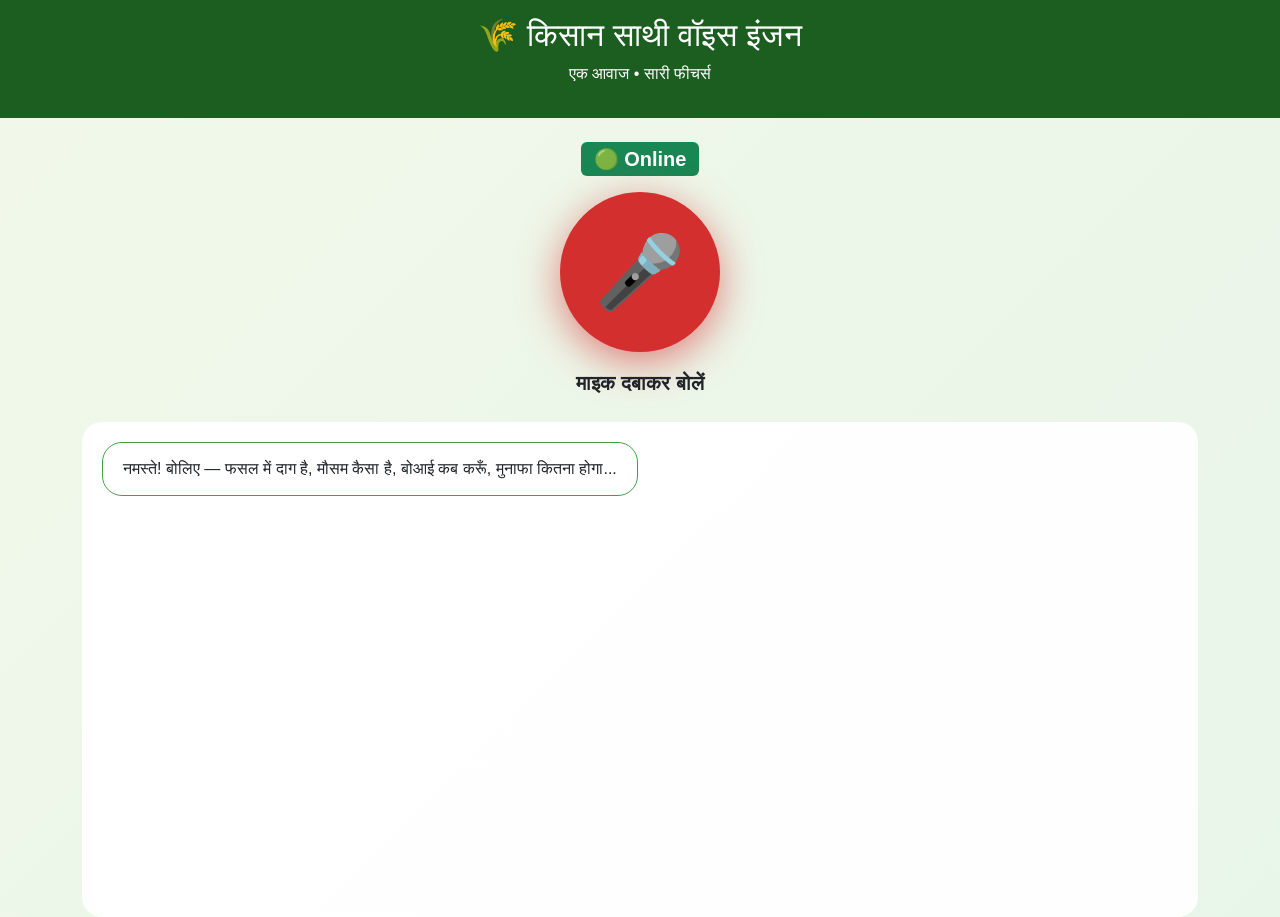
<file: src/main/resources/static/voice.html>
<!DOCTYPE html>
<html lang="hi">
<head>
  <meta charset="UTF-8">
  <meta name="viewport" content="width=device-width, initial-scale=1.0">
  <title>🎤 किसान साथी - वॉइस इंजन</title>
  <link href="https://cdn.jsdelivr.net/npm/bootstrap@5.3.3/dist/css/bootstrap.min.css" rel="stylesheet">
  <link rel="stylesheet" href="https://cdnjs.cloudflare.com/ajax/libs/font-awesome/6.5.1/css/all.min.css">
  <style>
    body { background: linear-gradient(135deg, #f1f8e9, #e8f5e9); font-family: 'Poppins', sans-serif; }
    .header { background: #1b5e20; color: white; padding: 1rem; text-align: center; }
    .mic-button {
      width: 160px; height: 160px; font-size: 4.5rem; border-radius: 50%;
      background: #d32f2f; color: white; border: none; box-shadow: 0 10px 40px rgba(211,47,47,0.6);
    }
    .mic-button.listening { animation: pulse 1.2s infinite; background: #c62828; }
    @keyframes pulse { 0%,100% { transform: scale(1); } 50% { transform: scale(1.15); } }
    .chat-container { height: 55vh; overflow-y: auto; background: rgba(255,255,255,0.95); border-radius: 20px; padding: 20px; }
    .chat-bubble { max-width: 80%; padding: 14px 20px; border-radius: 20px; margin-bottom: 15px; }
    .user-bubble { background: #2e7d32; color: white; margin-left: auto; }
    .bot-bubble { background: white; border: 1px solid #43a047; }
  </style>
</head>
<body>
  <div class="header">
    <h2>🌾 किसान साथी वॉइस इंजन</h2>
    <p>एक आवाज • सारी फीचर्स</p>
  </div>

  <div class="container mt-4">
    <div class="text-center mb-3">
      <span class="badge bg-success fs-5" id="status">🟢 Online</span>
    </div>

    <div class="text-center mb-4">
      <button id="micBtn" class="mic-button">🎤</button>
      <p class="mt-3 fw-bold fs-5" id="micText">माइक दबाकर बोलें</p>
    </div>

    <div id="chatContainer" class="chat-container"></div>
  </div>

  <script>
    // ================== ALL IN ONE VOICE ENGINE ==================

    let recognition = null;
    let isListening = false;
    let currentVoiceMessage = "";

    function addMessage(text, type) {
      const container = document.getElementById('chatContainer');
      const div = document.createElement('div');
      div.className = `d-flex ${type === 'user' ? 'justify-content-end' : 'justify-content-start'}`;
      div.innerHTML = `<div class="chat-bubble ${type === 'user' ? 'user-bubble' : 'bot-bubble'}">${text}</div>`;
      container.appendChild(div);
      container.scrollTop = container.scrollHeight;
    }

    function showLoading() {
      const container = document.getElementById('chatContainer');
      const id = 'loading-' + Date.now();
      container.innerHTML += `<div id="${id}" class="d-flex justify-content-start"><div class="chat-bubble bot-bubble"><i class="fas fa-spinner fa-spin"></i> सोच रहा हूँ...</div></div>`;
      container.scrollTop = container.scrollHeight;
      return id;
    }

    function removeLoading(id) {
      const el = document.getElementById(id);
      if (el) el.remove();
    }

    function speak(text) {
      if ('speechSynthesis' in window) {
        window.speechSynthesis.cancel();
        const utterance = new SpeechSynthesisUtterance(text);
        utterance.lang = 'hi-IN';
        utterance.rate = 0.92;
        speechSynthesis.speak(utterance);
      }
    }

    function navigateTo(page) {
      setTimeout(() => { window.location.href = page; }, 1200);
    }

    async function processCommand(transcript) {
      const loadingId = showLoading();
      const lowerText = transcript.toLowerCase();

      try {
        let reply = "समझ गया भाई!";

        if (lowerText.includes("दाग") || lowerText.includes("बीमारी") || lowerText.includes("रोग") || 
            lowerText.includes("फंगस") || lowerText.includes("पीला") || lowerText.includes("कीड़ा")) {
          
          reply = "समझ गया! फसल में दाग/बीमारी की जाँच कर रहा हूँ...";
          addMessage(reply, 'bot');
          speak(reply);
          removeLoading(loadingId);
          window.location.href = "crop-health.html?auto=true&disease=daag";
          return;
        } 
        else if (lowerText.includes("मौसम") || lowerText.includes("बारिश") || lowerText.includes("तापमान")) {
          reply = "आपके इलाके में मौसम ठीक है। बारिश की कोई संभावना नहीं।";
        } 
        else if (lowerText.includes("बोना") || lowerText.includes("बीज") || lowerText.includes("बुआई")) {
          reply = "गेहूं बोने का अच्छा समय नवंबर का पहला सप्ताह है।";
          navigateTo("sowing.html");
        } 
        else if (lowerText.includes("मुनाफा") || lowerText.includes("कमाई")) {
          reply = "2 एकड़ में औसतन 22,000 रुपये मुनाफा हो सकता है।";
          navigateTo("profit.html");
        }

        addMessage(reply, 'bot');
        speak(reply);

      } catch (e) {
        console.error(e);
        const fallback = "कुछ समस्या आई है। फिर से बोलिए।";
        addMessage(fallback, 'bot');
        speak(fallback);
      }

      removeLoading(loadingId);
    }

    // Speech Recognition
    function initRecognition() {
      if (!('SpeechRecognition' in window || 'webkitSpeechRecognition' in window)) {
        alert("आपका ब्राउज़र स्पीच सपोर्ट नहीं करता। Chrome इस्तेमाल करें।");
        return;
      }
      recognition = new (window.SpeechRecognition || window.webkitSpeechRecognition)();
      recognition.lang = 'hi-IN';
      recognition.interimResults = false;

      recognition.onresult = (event) => {
        const transcript = event.results[0][0].transcript.trim();
        addMessage(transcript, 'user');
        processCommand(transcript);
      };

      recognition.onerror = () => {
        addMessage("माइक में समस्या आई। फिर से ट्राई करें।", 'bot');
        resetMic();
      };

      recognition.onend = resetMic;
    }

    function resetMic() {
      isListening = false;
      const btn = document.getElementById('micBtn');
      btn.classList.remove('listening');
      btn.innerHTML = '🎤';
      document.getElementById('micText').textContent = "माइक दबाकर बोलें";
    }

    // Mic Button
    document.getElementById('micBtn').addEventListener('click', () => {
      if (!recognition) initRecognition();

      if (!isListening) {
        recognition.start();
        isListening = true;
        const btn = document.getElementById('micBtn');
        btn.classList.add('listening');
        btn.innerHTML = '🔴';
        document.getElementById('micText').textContent = "सुन रहा हूँ...";
      }
    });

    // Welcome Message
    window.addEventListener('load', () => {
      setTimeout(() => {
        const welcome = "नमस्ते! बोलिए — फसल में दाग है, मौसम कैसा है, बोआई कब करूँ, मुनाफा कितना होगा...";
        addMessage(welcome, 'bot');
        speak(welcome);
      }, 800);
    });
  </script>
</body>
</html>
</file>
